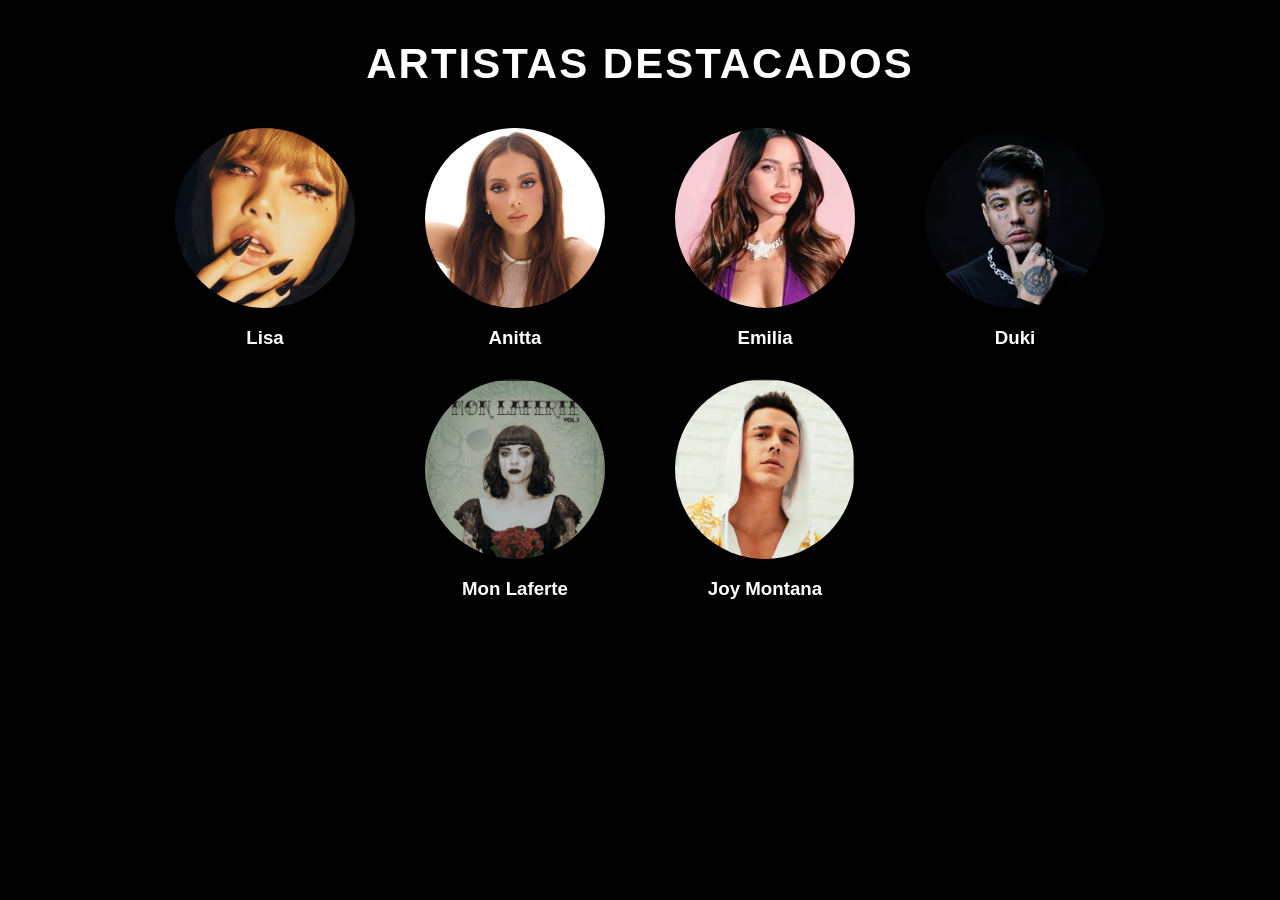
<file: Artistas Destacados.html>
<!DOCTYPE html>
<html lang="Es">
<link rel="stylesheet" href="estilos.css">

<body>
    <div class="container my-5">
        <h1 class="titulo-artistas">Artistas Destacados</h1>
    </div>

    <section class="Albunes">


        <div class="contenedor">

            <div class="artista">
                <img src="lisa.jpeg" alt="">
                <h3>Lisa</h3>
            </div>

            <div class="artista">
                <img src="Anitta.jpg" alt="">
                <h3>Anitta</h3>
            </div>

            <div class="artista">
                <img src="emilia_mernes.webp" alt="">
                <h3>Emilia</h3>
            </div>

            <div class="artista">
                <img src="Duki.jpg" alt="">
                <h3>Duki</h3>
            </div>
            <div class="artista">
                <img src="Mon Laferte.png" alt="">
                <h3>Mon Laferte</h3>
            </div>

            <div class="artista">
                <img src="Joy Montana.png" alt="">
                <h3>Joy Montana</h3>
            </div>
        </div>
    </section>

</body>

</html>
</file>
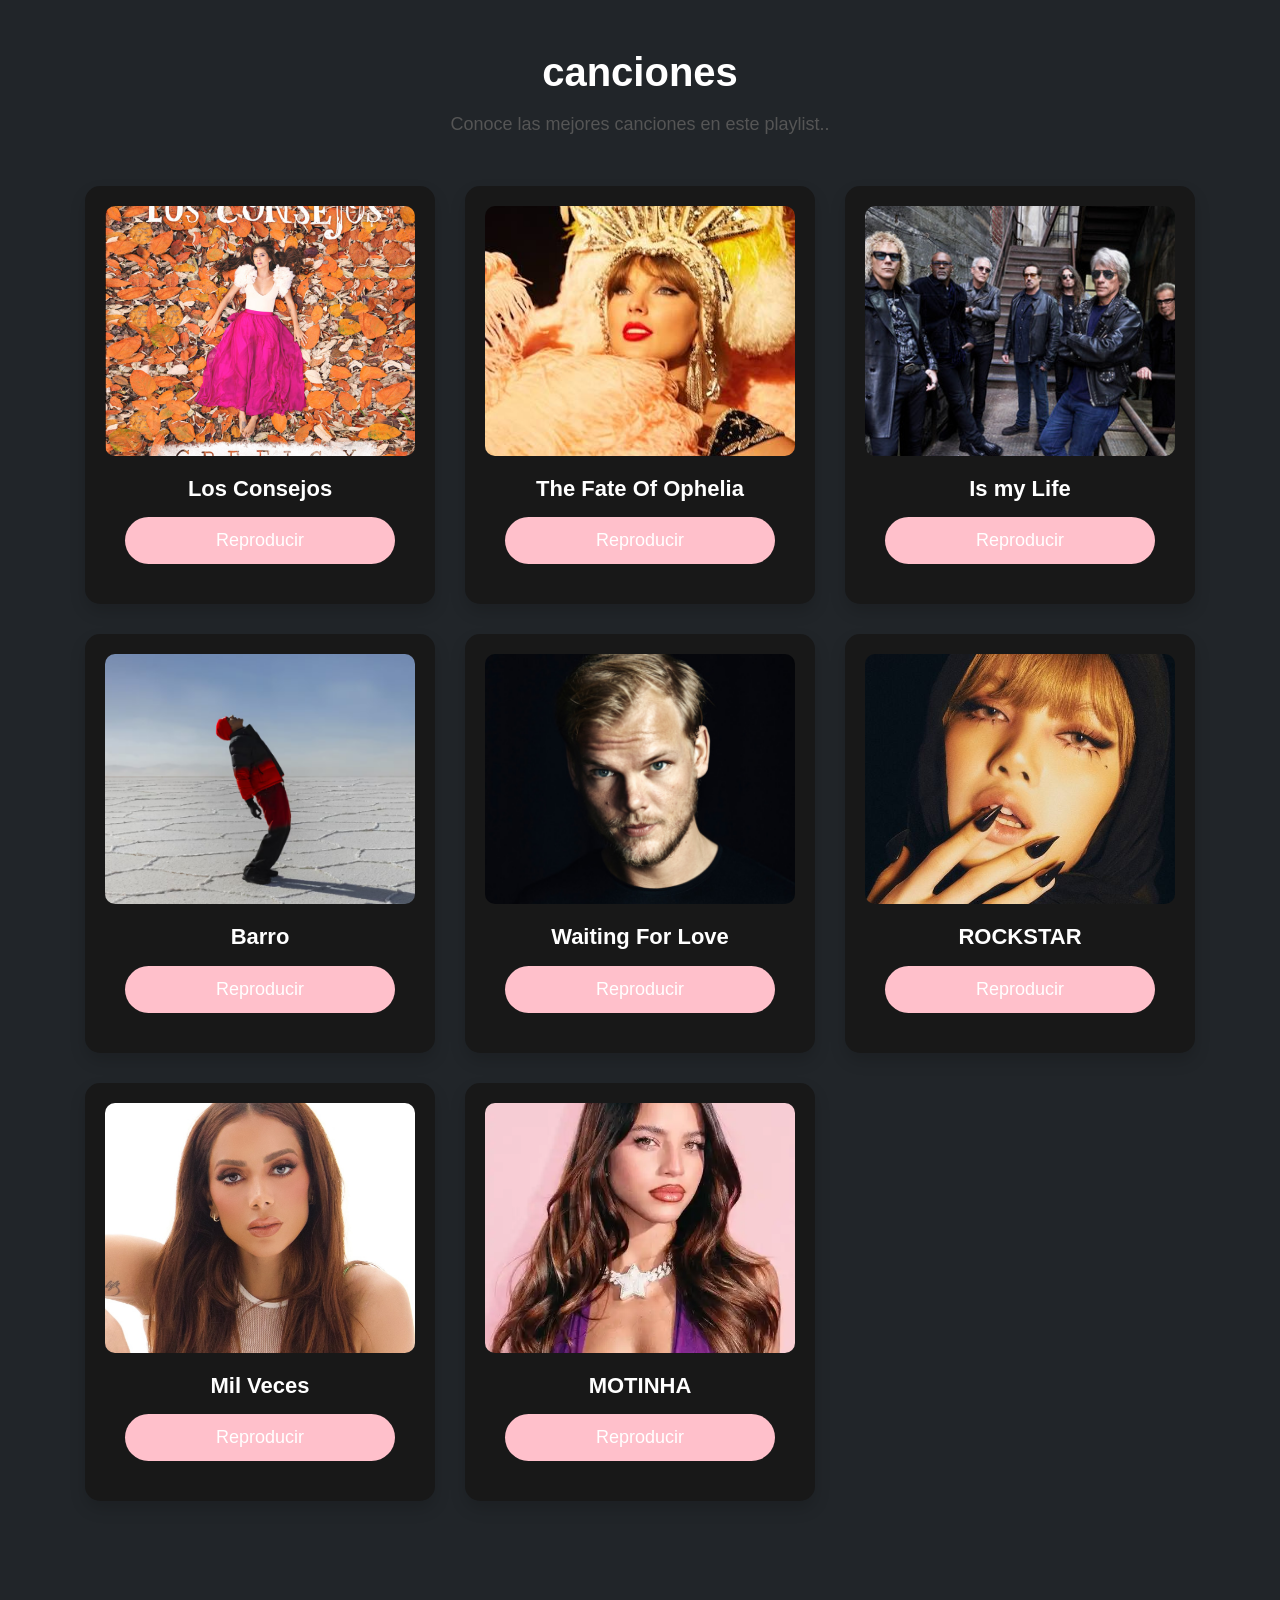
<file: Playlist.html>
<!DOCTYPE html>
<html lang="es">

<head>
    <meta charset="UTF-8">
    <meta name="viewport" content="width=device-width, initial-scale=1.0">
    <title>Aura Music</title>
    <link href="https://cdn.jsdelivr.net/npm/bootstrap@5.3.7/dist/css/bootstrap.min.css" rel="stylesheet">
    <link rel="stylesheet" href="estilos.css">
</head>

<body class="bg-dark text-white">
    <div class="container mt-5">
        <h1 class="text-center text-white">
            canciones
        </h1>
        <p class="text-center mb-5">
            Conoce las mejores canciones en este playlist..
        </p>
        <div class="row">
            <!-- Cancion 1 -->
            <div class="col-md-4">
                <div class="card shadow">
                    <img src="imagen2.png" class="card-img-top">
                    <div class="card-body">
                        <h4 class="card-title">Los Consejos
                        </h4>

                        <a href="Greeicy - Los Besos(720P_HD).mp4" class="btn btn-primary"> Reproducir
                        </a>
                    </div>
                </div>
            </div>
            <!-- Cancion 2 -->
            <div class="col-md-4">
                <div class="card shadow">
                    <img src="imagen1.jpg" class="card-img-top">
                    <div class="card-body">
                        <h4 class="card-title">
                            The Fate Of Ophelia
                        </h4>

                        <a href="Taylor Swift - The Fate of Ophelia (Official Music Video)(720P_HD).mp4"
                            class="btn btn-success"> Reproducir

                        </a>
                    </div>
                </div>
            </div>
            <!-- Cancion 3 -->
            <div class="col-md-4">
                <div class="card shadow">
                    <img src="Bon Jovi.jpg" class="card-img-top">
                    <div class="card-body">
                        <h4 class="card-title">
                            Is my Life
                        </h4>

                        <a href="Bon Jovi - It_s My Life (Lyrics)(720P_HD).mp4" class="btn btn-danger"> Reproducir

                        </a>
                    </div>
                </div>
            </div>
            <!--Cancion 4-->
            <div class="col-md-4">
                <div class="card shadow">
                    <img src="foto3.avif" class="card-img-top">
                    <div class="card-body">
                        <h4 class="card-title">
                            Barro
                        </h4>

                        <a href="DUKI - Barro (Video Oficial)(720P_HD).mp4" class="btn btn-danger"> Reproducir

                        </a>
                    </div>
                </div>
            </div>
               
            <div class="col-md-4">
                <div class="card shadow">
                    <img src="Avicii.jpg" class=""card-img-top>
                    <div class="card-body">
                        <h4 class="card-title">
                             Waiting For Love
                        </h4>

                        <a href="Avicii - Waiting For Love(720P_HD).mp4" class="btn btn-danger"> Reproducir
                        
                        </a>
                    </div>
                </div>
            </div>

             <div class="col-md-4">
                <div class="card shadow">
                    <img src="lisa.jpeg" class="card-img-top">
                    <div class="card-body">
                        <h4 class="card-title">ROCKSTAR
                        </h4>

                        <a href="LISA - ROCKSTAR (Official Music Video)(720P_HD).mp4" class="btn btn-primary"> Reproducir
                        </a>
                    </div>
                </div>
            </div>
            <div class="col-md-4">
                <div class="card shadow">
                    <img src="Anitta.jpg" class="card-img-top">
                    <div class="card-body">
                        <h4 class="card-title">
                            Mil Veces
                        </h4>

                        <a href="Anitta - Mil Veces(720P_HD).mp4"
                            class="btn btn-success"> Reproducir

                        </a>
                    </div>
                </div>
            </div>
            <div class="col-md-4">
                <div class="card shadow">
                    <img src="emilia_mernes.webp" class="card-img-top">
                    <div class="card-body">
                        <h4 class="card-title">
                            MOTINHA
                        </h4>

                        <a href="DENNIS_ Luísa Sonza_ Emilia - MOTINHA 2.0 REMIX (Letra en Español   Lyrics)(720P_HD).mp4"
                            class="btn btn-success"> Reproducir

                        </a>
                    </div>
                </div>
            </div>
        </div>
    </div>
</body>

</html>
</file>
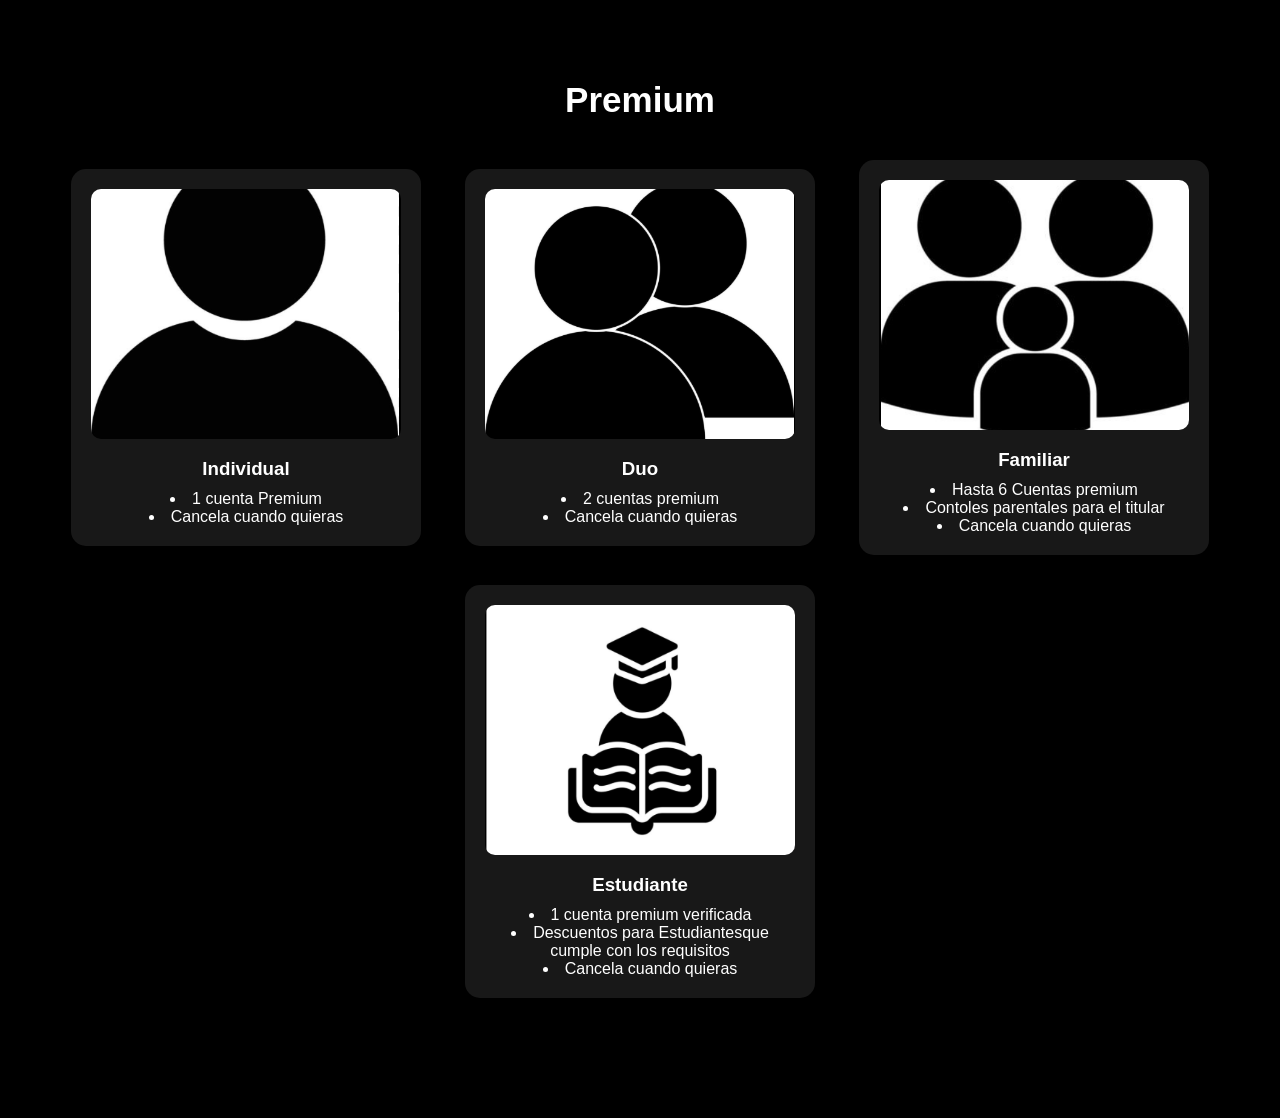
<file: Premium.html>
<!DOCTYPE html>
<html lang="Es">
<link rel="stylesheet" href="estilos.css">

<body>

    <section class="albumes">
        <a name="Albunes Populares"></a>
        <h1 class="text-center text-white">
            Premium
        </h1>

        <div class="contenedor">

            <div class="card">

                <img src="Individual.png" alt="Álbum 1">

                <h3>Individual</h3>
             <li>1 cuenta Premium</li>
             <li>Cancela cuando quieras</li>
            </div>

            <div class="card">

                <img src="Duo.png" alt="Álbum 2">

                <h3>Duo</h3>
              <li>2 cuentas premium</li>
              <li>Cancela cuando quieras</li>
            </div>

            <div class="card">

                <img src="Familiar.png" alt="Álbum 3">

                <h3>Familiar</h3>
             <li>Hasta 6 Cuentas premium</li>
             <li>Contoles parentales para el titular</li>
             <li>Cancela cuando quieras</li>
            </div>

            <div class="card">

                <img src="Estudiante.png" alt="Álbum 4">

                <h3>Estudiante</h3>
             <li>1 cuenta premium verificada</li>
             <li>Descuentos para Estudiantesque cumple con los requisitos</li>
             <li>Cancela cuando quieras</li>
            </div>

        </div>

   
</body>

</html>
</file>
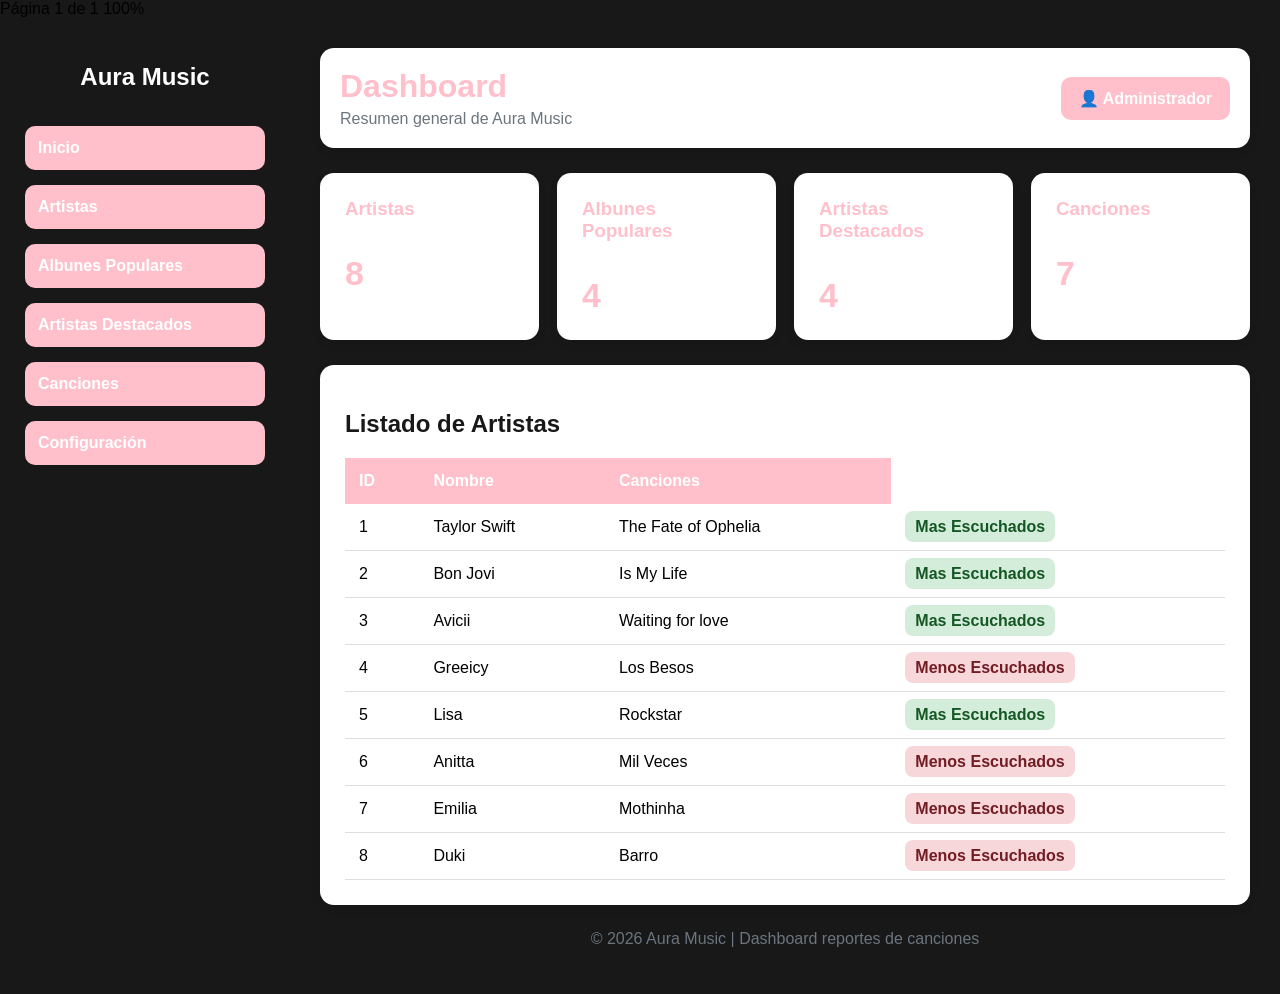
<file: Reportes.html>
Página
1
de
1
100%
<!DOCTYPE html>
<html lang="es">
<head>
    <meta charset="UTF-8">
    <meta name="viewport" content="width=device-width, initial-scale=1.0">
    <title>Dashboard Académico</title>

    <style>
        body {
            margin: 0;
            font-family: Arial, sans-serif;
            background-color: #181818;
        }

        .contenedor {
            display: flex;
            min-height: 100vh;
        }

        .sidebar {
            width: 240px;
            background-color: #181818;
            color: white;
            padding: 25px;
        }

        .sidebar h2 {
            text-align: center;
            margin-bottom: 35px;
        }

        .sidebar ul {
            list-style: none;
            padding: 0;
        }

        .sidebar li {
            margin-bottom: 15px;
        }

        .sidebar a {
            display: block;
            color: white;
            text-decoration: none;
            background-color: pink;
            padding: 13px;
            border-radius: 10px;
            font-weight: bold;
        }

        .sidebar a:hover {
            background-color: pink;
        }

        .contenido {
            flex: 1;
            padding: 30px;
        }

        .navbar {
            background-color: white;
            padding: 20px;
            border-radius: 14px;
            display: flex;
            justify-content: space-between;
            align-items: center;
            margin-bottom: 25px;
            box-shadow: 0 4px 10px rgba(0,0,0,0.08);
        }

        .navbar h1 {
            margin: 0;
            color: pink;
        }

        .navbar p {
            margin: 5px 0 0;
            color: #6c757d;
        }

        .usuario {
            background-color: pink;
            color: white;
            padding: 12px 18px;
            border-radius: 10px;
            font-weight: bold;
        }

        .cards {
            display: grid;
            grid-template-columns: repeat(4, 1fr);
            gap: 18px;
            margin-bottom: 25px;
        }

        .card {
            background-color: white;
            padding: 25px;
            border-radius: 14px;
            box-shadow: 0 4px 10px rgba(0,0,0,0.08);
        }

        .card h3 {
            margin: 0;
            color: pink;
        }

        .card p {
            font-size: 34px;
            font-weight: bold;
            color: pink;
            margin-bottom: 0;
        }

        .tabla-contenedor {
            background-color: white;
            padding: 25px;
            border-radius: 14px;
            box-shadow: 0 4px 10px rgba(0,0,0,0.08);
        }

        .tabla-contenedor h2 {
            color: #181818;
        }

        table {
            width: 100%;
            border-collapse: collapse;
        }

        th {
            background-color: pink;
            color: white;
            padding: 14px;
            text-align: left;
        }

        td {
            padding: 14px;
            border-bottom: 1px solid #ddd;
        }

        .MasEscuchados {
            background-color: #d4edda;
            color: #155724;
            padding: 7px 10px;
            border-radius: 8px;
            font-weight: bold;
        }

        .MenosEscuchados {
            background-color: #f8d7da;
            color: #721c24;
            padding: 7px 10px;
            border-radius: 8px;
            font-weight: bold;
        }

        footer {
            text-align: center;
            margin-top: 25px;
            color: #6c757d;
        }

        @media (max-width: 900px) {

            .contenedor {
                flex-direction: column;
            }

            .sidebar {
                width: auto;
            }

            .cards {
                grid-template-columns: repeat(2, 1fr);
            }

            .navbar {
                flex-direction: column;
                gap: 15px;
                text-align: center;
            }
        }

        @media (max-width: 600px) {

            .cards {
                grid-template-columns: 1fr;
            }

            table {
                font-size: 14px;
            }

            th, td {
                padding: 10px;
            }
        }
    </style>
</head>

<body>

    <div class="contenedor">

        <aside class="sidebar">

            <h2>Aura Music</h2>

            <nav>
                <ul>
                    <li><a href="index.html"> Inicio</a></li>
                    <li><a href="#"> Artistas</a></li>
                    <li><a href="#"> Albunes Populares</a></li>
                    <li><a href="#"> Artistas Destacados</a></li>
                    <li><a href="#"> Canciones</a></li>
                    <li><a href="#"> Configuración</a></li>
                </ul>
            </nav>

        </aside>

        <main class="contenido">

            <header class="navbar">

                <div>
                    <h1>Dashboard </h1>
                    <p>Resumen general de Aura Music</p>
                </div>

                <div class="usuario">
                    👤 Administrador
                </div>

            </header>

            <section class="cards">

                <div class="card">
                    <h3>Artistas</h3>
                    <p>8</p>
                </div>

                <div class="card">
                    <h3>Albunes Populares</h3>
                    <p>4</p>
                </div>

                <div class="card">
                    <h3>Artistas Destacados</h3>
                    <p>4</p>
                </div>

                <div class="card">
                    <h3>Canciones</h3>
                    <p>7</p>
                </div>

            </section>

            <section class="tabla-contenedor">

                <h2>Listado de Artistas</h2>

                <table>
                    <thead>
                        <tr>
                            <th>ID</th>
                            <th>Nombre</th>
                            <th>Canciones</th>
                           
                            
                        </tr>
                    </thead>

                    <tbody>
                        <tr>
                            <td>1</td>
                            <td>Taylor Swift</td>
                            <td>The Fate of Ophelia</td>
                           
                            <td><span class="MasEscuchados">Mas Escuchados</span></td>
                        </tr>

                        <tr>
                            <td>2</td>
                            <td>Bon Jovi</td>
                            <td>Is My Life</td>
                            
                            <td><span class="MasEscuchados">Mas Escuchados</span></td>
                        </tr>

                        <tr>
                            <td>3</td>
                            <td>Avicii</td>
                            <td>Waiting for love</td>
                            
                            <td><span class="MasEscuchados">Mas Escuchados</span></td>
                        </tr>

                        <tr>
                            <td>4</td>
                            <td>Greeicy</td>
                            <td>Los Besos</td>
                            
                            <td><span class="MenosEscuchados">Menos Escuchados</span></td>
                        </tr>

                        <tr>
                            <td>5</td>
                            <td>Lisa</td>
                            <td>Rockstar</td>
                            
                            <td><span class="MasEscuchados">Mas Escuchados</span></td>
                        </tr>

                        <tr>
                            <td>6</td>
                            <td>Anitta</td>
                            <td>Mil Veces</td>
                           
                            <td><span class="MenosEscuchados">Menos Escuchados</span></td>
                        </tr>

                        <tr>
                            <td>7</td>
                            <td>Emilia</td>
                            <td>Mothinha</td>
                            
                            <td><span class="MenosEscuchados">Menos Escuchados</span></td>
                        </tr>

                        <tr>
                            <td>8</td>
                            <td>Duki</td>
                            <td>Barro</td>
                           
                            <td><span class="MenosEscuchados">Menos Escuchados</span></td>
                        </tr>
                    </tbody>
                </table>

            </section>

            <footer>
                <p>© 2026 Aura Music | Dashboard reportes de canciones</p>
            </footer>

        </main>

    </div>

</body>
</html>
</file>
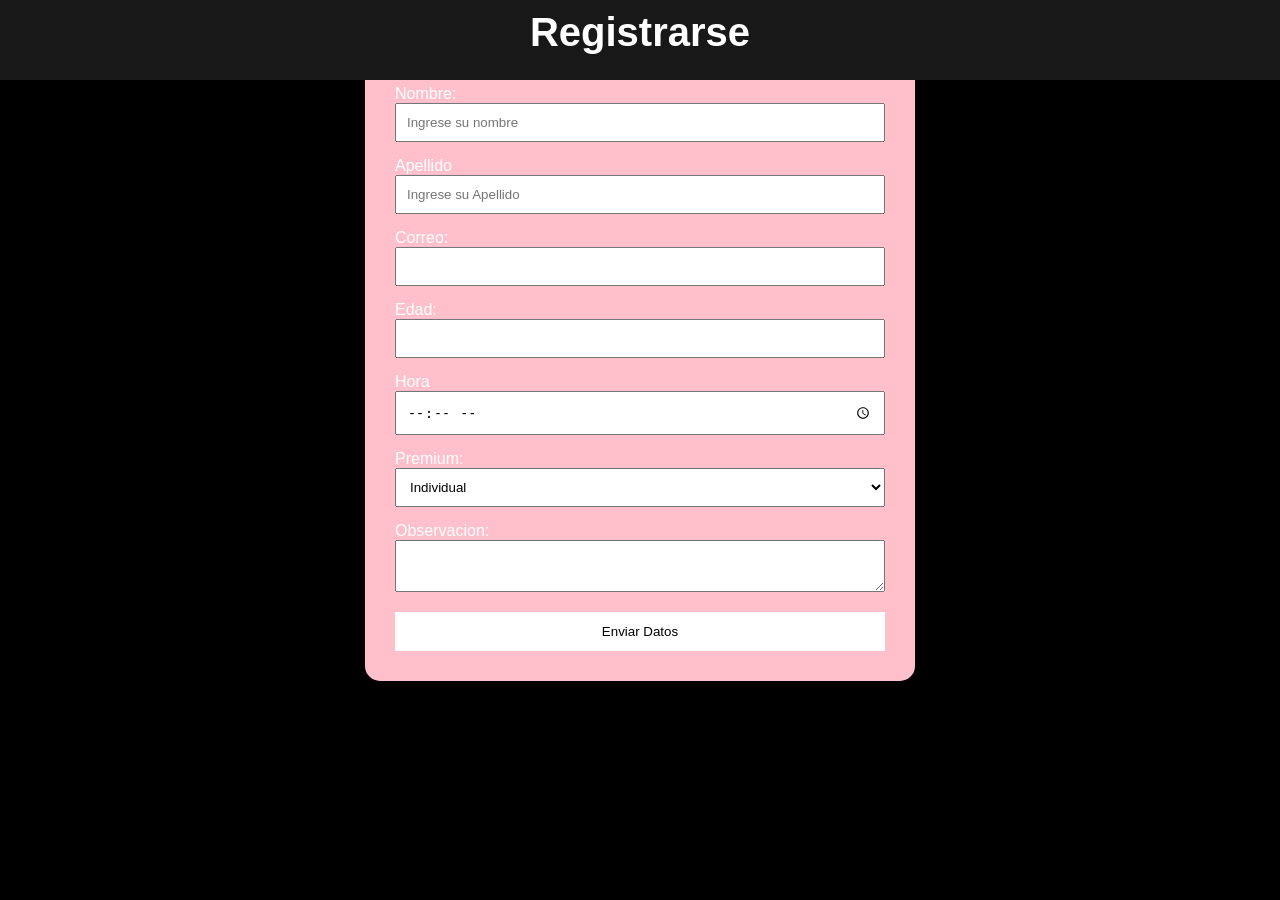
<file: Suscripcion.html>
<body>
    <link rel="stylesheet" href="estilos.css">

    <header>

        <div class="contenedor">
            <h1>Registrarse</h1>
        </div>

    </header>
    <main>
        <form>
            <label>Nombre:</label>
            <input type="text" required minlength="3" placeholder="Ingrese su nombre">
            <label>Apellido </label>
            <input type="text" required minlength="3" placeholder="Ingrese su Apellido">
            <label>Correo:</label>
            <input type="email" required>
            <label>Edad:</label>
            <input type="number" min="15" max="80">
            <label>Hora</label>
            <input type="time">
            <label>Premium:</label>
            <select>
                <option>Individual</option>
                <option>Duo</option>
                <option>Familiar</option>
                <option>Estudiantes</option>
            </select>
            <label>Observacion:</label>
            <textarea></textarea>
            <button type="submit">Enviar Datos</button>
        </form>
    </main>
</body>
</file>
<file: estilos.css>
*{
    margin:0;
    padding:0;
    box-sizing:border-box;
}

body{
    font-family:Arial, Helvetica, sans-serif;
    background:#121212;
    color:white;
    
    background-color: #000;
    color: white;
    font-family: Arial, Helvetica, sans-serif;
    margin: 0;
    padding: 0;
}
.titulo-artistas{
    text-align: center;
    color: #ffffff;
    font-size: 42px;
    font-weight: bold;
    margin: 40px 0;
    text-transform: uppercase;
    letter-spacing: 2px;
}

.titulo-registrarse{
    text-align: center;
    color: #ffffff;
    font-size: 42px;
    font-weight: bold;
    margin: 40px 0;
    text-transform: uppercase;
    letter-spacing: 2px;
}
/* ============================= */
/* HEADER */
/* ============================= */

header{
    width:100%;
    height:80px;
    background:#181818;
    display:flex;
    justify-content:space-between;
    align-items:center;
    padding:0 60px;
    position:fixed;
    top:0;
    left:0;
    z-index:1000;
}

.logo h1{
    color:pink;
    font-size:30px;
}

nav ul{
    display:flex;
    list-style:none;
}

nav ul li{
    margin:0 15px;
}

nav ul li a{
    color:white;
    text-decoration:none;
    font-size:18px;
    transition:.3s;
}

nav ul li a:hover{
    color:pink;
}

.usuario{
    font-size:25px;
    cursor:pointer;
}

/* ============================= */
/* PORTADA */
/* ============================= */

.hero{
    margin-top:80px;
    height:90vh;

    background-image:
    linear-gradient(rgba(0,0,0,.6),rgba(0,0,0,.6)),
    url("imagenes/fondo.jpg");

    background-size:cover;
    background-position:center;

    display:flex;
    justify-content:center;
    align-items:center;
    text-align:center;
}

.contenido{
    width:70%;
}

.contenido h2{
    font-size:60px;
    margin-bottom:20px;
}

.contenido p{
    font-size:22px;
    margin-bottom:35px;
}

.contenido button{
    background:pink;
    color:white;
    border:none;
    padding:15px 40px;
    border-radius:40px;
    font-size:18px;
    cursor:pointer;
    transition:.3s;
}

.contenido button:hover{
    background:pink;
    transform:scale(1.05);
}

/* ============================= */
/* BUSCADOR */
/* ============================= */

.busqueda{
    display:flex;
    justify-content:center;
    margin:50px;
}

.busqueda input{
    width:500px;
    padding:15px;
    border:none;
    border-radius:30px 0 0 30px;
    font-size:17px;
}

.busqueda button{
    width:60px;
    border:none;
    background:pink;
    color:white;
    border-radius:0 30px 30px 0;
    cursor:pointer;
    font-size:18px;
}

/* ============================= */
/* TITULOS */
/* ============================= */

.albumes h1,
.artistasdestacadosh1,
.Albunespoplares h1{
    text-align:center;
    font-size:35px;
    margin-bottom:40px;
}

/* ============================= */
/* CONTENEDOR */
/* ============================= */

.contenedor{
    width:90%;
    margin:auto;

    display:flex;
    justify-content:center;
    flex-wrap:wrap;
    gap:30px;
}

/* ============================= */
/* TARJETAS */
/* ============================= */

.card{

    width:250px;

    background:#181818;

    border-radius:15px;

    padding:20px;

    text-align:center;

    transition:.4s;

}

.card:hover{

    transform:translateY(-10px);

    background:#282828;

}

.card img{

    width:100%;

    height:220px;

    object-fit:cover;

    border-radius:10px;

}

.card h3{

    margin:15px 0 10px;

}

.card p{

    color:#b3b3b3;

    margin-bottom:15px;

}

.card button{

    background:pink;

    border:none;

    color:white;

    padding:12px 25px;

    border-radius:30px;

    cursor:pointer;

    transition:.3s;

}

.card button:hover{

    background:pink;

}

/* ============================= */
/* ARTISTAS */
/* ============================= */

.artistas{

    margin-top:80px;

}

.artista{

    width:220px;

    text-align:center;

}

.artista img{

    width:180px;

    height:180px;

    border-radius:50%;

    object-fit:cover;

    transition:.3s;

}

.artista img:hover{

    transform:scale(1.1);

}

.artista h3{

    margin-top:15px;

}

/* ============================= */
/* PLAYLIST */
/* ============================= */

.playlist{

    width:80%;

    margin:80px auto;

}

.playlist ul{

    list-style:none;

}

.playlist li{

    background:#181818;

    padding:20px;

    margin:15px 0;

    border-radius:10px;

    transition:.3s;

    cursor:pointer;

}

.playlist li:hover{

    background:pink;

}

/* ============================= */
/* ESPACIOS */
/* ============================= */

.albumes{

    margin-top:80px;

}

body{

    padding-bottom:120px;

}

/* ============================= */
/* RESPONSIVE */
/* ============================= */

@media(max-width:900px){

header{

    flex-direction:column;

    height:auto;

    padding:20px;

}

nav ul{

    flex-wrap:wrap;

    justify-content:center;

}

.hero{

    height:70vh;

}

.contenido h2{

    font-size:40px;

}

.busqueda input{

    width:250px;

}

.reproductor{

    flex-direction:column;

    gap:15px;

}

}
.carousel-item img{
    height: 500px;
    object-fit: cover;
}
.card{
    width: 350px;
    margin: auto;
}

.carousel-item img{
    height: 250px;
    object-fit: cover;
}

/* Fondo de la página */
body{
    background-color: black;
    font-family: Arial, Helvetica, sans-serif;
}

/* Título */
h1{
    font-size: 40px;
    font-weight: bold;
    margin-bottom: 15px;
}

/* Descripción */
p{
    font-size: 18px;
    color: #555;
}

/* Espacio entre tarjetas */
.col-md-4{
    margin-bottom: 30px;
}

/* Tarjeta */
.card{
    border: none;
    border-radius: 15px;
    overflow: hidden;
    transition: 0.4s;
    height: 100%;
}

/* Efecto al pasar el mouse */
.card:hover{
    transform: translateY(-10px);
    box-shadow: 0 15px 30px pink;
}

/* Imagen */
.card img{
    width: 100%;
    height: 250px;
    object-fit: cover;
}

/* Cuerpo de la tarjeta */
.card-body{
    text-align: center;
    padding: 20px;
}

/* Título de la canción */
.card-title{
    font-size: 22px;
    font-weight: bold;
    margin-bottom: 15px;
    color: white;
}

/* Botón */
.btn{
    width: 100%;
    padding: 10px;
    font-size: 18px;
    border-radius: 30px;
    transition: 0.3s;
}

/* Efecto botón */
.btn:hover{
    transform: scale(1.05);
}

/* Botón azul */
.btn-primary{
    background-color: pink;
    border: none;
}

/* Botón verde */
.btn-success{
    background-color: pink;
    border: none;
}

/* Botón rojo */
.btn-danger{
    background-color:pink;
    border: none;
}

/* Responsive */
@media (max-width:768px){

    .card img{
        height: 200px;
    }

    h1{
        font-size: 30px;
    }

    p{
        font-size: 16px;
    }
}
/* formulario de contacto */
         body {
            font-family: Arial;
            background: black
        
        }
        
        main {
            width: 550px;
            margin: 40px auto;
            background: pink;
            padding: 30px;
            border-radius: 15px;
        }

        h1 {
            text-align: center;
        }

        label {
            display: block;
            margin-top: 15px;
        
        }

        input, select,
        textarea {
            width: 100%;
            padding: 10px;
            
        }
       
            
        button {
            width: 100%;
            margin-top: 20px;
            padding: 12px;
            background: white;
            color: black;
            border: none;
        }
</file>
